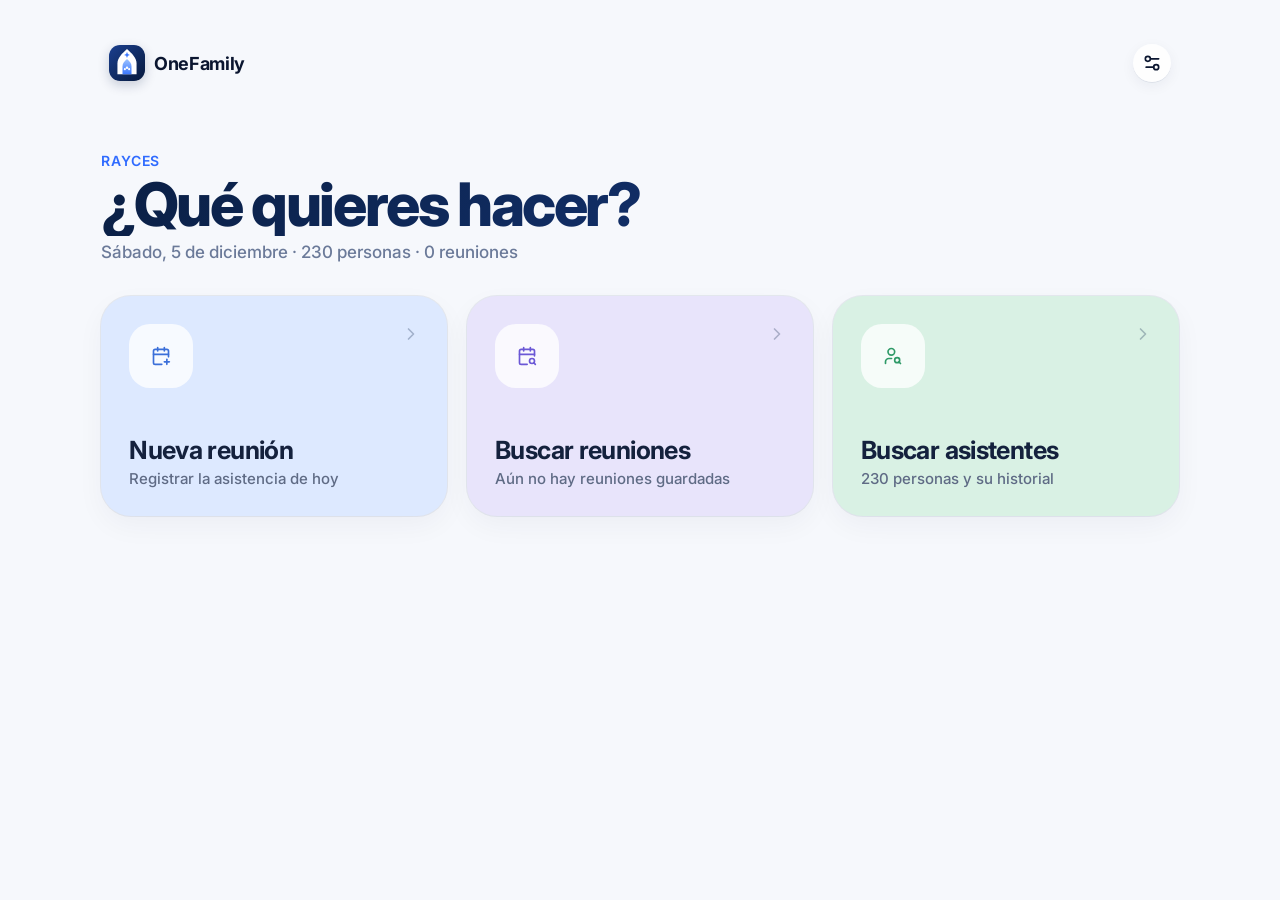
<file: index.html>
<!doctype html>
<html lang="es">
<head>
<meta charset="utf-8">
<meta name="viewport" content="width=device-width, initial-scale=1, viewport-fit=cover">
<meta name="theme-color" content="#f4f7fc">
<meta name="color-scheme" content="light dark">
<script>(function(){try{var p=localStorage.getItem('weare.theme')||'auto',d=p==='dark'||(p==='auto'&&matchMedia('(prefers-color-scheme:dark)').matches);document.documentElement.dataset.theme=d?'dark':'light';var m=document.querySelector('meta[name=theme-color]');if(m&&d)m.content='#0b1220';}catch(e){}})();</script>
<title>OneFamily</title>
<link rel="icon" href="icon.svg" type="image/svg+xml">
<link rel="preconnect" href="https://fonts.googleapis.com">
<link rel="preconnect" href="https://fonts.gstatic.com" crossorigin>
<link href="https://fonts.googleapis.com/css2?family=Inter:wght@400;500;600;700;800&display=swap" rel="stylesheet">
<link rel="stylesheet" href="style.css">
</head>
<body data-view="home">
<svg width="0" height="0" style="position:absolute" aria-hidden="true"><defs><linearGradient id="g" x1="0" y1="0" x2="1" y2="1"><stop offset="0" stop-color="#7fb0ff"/><stop offset="1" stop-color="#4f86f7"/></linearGradient></defs></svg>
<div class="bg-orb o1"></div><div class="bg-orb o2"></div>

<main id="app" class="shell">
  <!-- Barra lateral (escritorio) / cabecera (móvil) -->
  <aside class="side">
    <div class="brand">
      <img class="logo" src="icon.svg" alt="" data-go="home">
      <span class="wordmark" data-go="home">OneFamily</span>
      <button class="icon-btn" data-go="home" aria-label="Ir al inicio"><i data-lucide="house"></i></button>
      <button class="icon-btn" id="btnMenu" aria-label="Ajustes"><i data-lucide="settings-2"></i></button>
    </div>

    <div class="hero">
      <div class="hero-text">
        <p class="eyebrow">Reunión</p>
        <h1 id="meetingName">RAYCES</h1>
        <label class="datepill">
          <i data-lucide="calendar"></i>
          <span id="dateLabel"></span>
          <input type="date" id="dateInput" aria-label="Fecha de la reunión">
        </label>
      </div>
      <div class="ring" aria-live="polite">
        <svg viewBox="0 0 100 100">
          <circle class="track" cx="50" cy="50" r="42"/>
          <circle class="prog" id="prog" cx="50" cy="50" r="42" stroke="url(#g)"/>
        </svg>
        <div class="ring-num"><b id="cntNum">0</b><small id="cntTot">de 0</small></div>
      </div>
    </div>

    <p class="side-cap">Ministerios</p>
    <nav class="navlist" id="mins"></nav>

    <div class="side-foot">
      <button class="navbtn" data-go="home"><i data-lucide="house"></i><span>Inicio</span></button>
      <button class="navbtn" id="btnMenu2"><i data-lucide="settings-2"></i><span>Ajustes</span></button>
    </div>
  </aside>

  <section class="content">
    <div class="toolbar">
      <div class="tb-title">
        <h2>Asistencia</h2>
        <p id="subtitle"></p>
      </div>
      <div class="tb-ctl">
        <div class="searchbar">
          <i data-lucide="search"></i>
          <input id="q" type="search" placeholder="Buscar persona   ( / )" autocomplete="off" autocapitalize="off" spellcheck="false">
          <button id="qClear" class="clear" aria-label="Borrar búsqueda" hidden><i data-lucide="x"></i></button>
        </div>
        <div class="seg" id="seg">
          <i class="seg-pill"></i>
          <button data-f="all" class="on">Todos</button>
          <button data-f="in">Presentes</button>
          <button data-f="out">Faltan</button>
        </div>
        <div class="side-actions">
          <button class="pill ghost" data-act="new"><i data-lucide="user-plus"></i><span>Nueva persona</span></button>
          <button class="pill solid" data-act="finish"><i data-lucide="check-check"></i><span>Finalizar</span></button>
        </div>
      </div>
      <div class="chips-m" id="minsM"></div>
    </div>

    <div class="stats-row">
      <div class="sc sc-ring">
        <div class="rs">
          <svg viewBox="0 0 100 100"><circle class="track" cx="50" cy="50" r="42"/><circle class="prog" id="prog2" cx="50" cy="50" r="42" stroke="url(#g)"/></svg>
        </div>
        <div><span class="lab">Presentes</span><b id="cntNum2">0</b><small id="cntTot2">de 0 personas</small></div>
      </div>
      <div class="sc"><span class="lab">Faltan</span><b id="stOut2">0</b><small>por llegar</small></div>
      <div class="sc"><span class="lab">Nuevos hoy</span><b id="stNew2">0</b><small>primera visita</small></div>
      <div class="sc"><span class="lab">Asistencia</span><b id="stPct2">0%</b><small>del total registrado</small></div>
    </div>

    <div id="list" class="list"></div>
    <div class="spacer"></div>
  </section>
</main>

<!-- ================= INICIO ================= -->
<section class="page" id="viewHome">
  <div class="page-in">
    <div class="brand">
      <img class="logo" src="icon.svg" alt="">
      <span class="wordmark">OneFamily</span>
      <button class="icon-btn" data-menu aria-label="Ajustes"><i data-lucide="settings-2"></i></button>
    </div>
    <p class="eyebrow home-eye" id="homeMeeting">RAYCES</p>
    <h1 class="home-h">¿Qué quieres hacer?</h1>
    <p class="home-sub" id="homeSub"></p>

    <div class="modules">
      <button class="mod mod-new" data-go="meeting-new">
        <span class="mi"><i data-lucide="calendar-plus"></i></span>
        <span class="mt"><b>Nueva reunión</b><small id="newSub">Registrar la asistencia de hoy</small></span>
        <i data-lucide="chevron-right" class="chev"></i>
      </button>
      <button class="mod mod-meet" data-go="meetings">
        <span class="mi"><i data-lucide="calendar-search"></i></span>
        <span class="mt"><b>Buscar reuniones</b><small id="meetSub"></small></span>
        <i data-lucide="chevron-right" class="chev"></i>
      </button>
      <button class="mod mod-ppl" data-go="people">
        <span class="mi"><i data-lucide="user-search"></i></span>
        <span class="mt"><b>Buscar asistentes</b><small id="pplSub"></small></span>
        <i data-lucide="chevron-right" class="chev"></i>
      </button>
    </div>

    <h3 class="sec-t" id="recentT">Reuniones recientes</h3>
    <div class="mlist" id="recent"></div>
  </div>
</section>

<!-- ================= BUSCAR REUNIONES ================= -->
<section class="page" id="viewMeetings">
  <div class="page-in">
    <div class="pg-bar"><button class="back" data-go="home"><i data-lucide="chevron-left"></i><span>Inicio</span></button><button class="icon-btn" data-menu aria-label="Ajustes"><i data-lucide="settings-2"></i></button></div>
    <h1 class="pg-h">Reuniones</h1>
    <p class="home-sub" id="meetCount"></p>
    <div class="searchbar pg-search">
      <i data-lucide="search"></i>
      <input id="qMeet" type="search" placeholder="Buscar por fecha: sábado, noviembre, 14…" autocomplete="off" spellcheck="false">
    </div>
    <div class="mlist" id="meetList"></div>
  </div>
</section>

<!-- ================= BUSCAR ASISTENTES ================= -->
<section class="page" id="viewPeople">
  <div class="page-in">
    <div class="pg-bar"><button class="back" data-go="home"><i data-lucide="chevron-left"></i><span>Inicio</span></button><button class="icon-btn" data-menu aria-label="Ajustes"><i data-lucide="settings-2"></i></button></div>
    <h1 class="pg-h">Asistentes</h1>
    <p class="home-sub" id="peopleCount"></p>
    <div class="searchbar pg-search">
      <i data-lucide="search"></i>
      <input id="qPeople" type="search" placeholder="Buscar por nombre, celular o ministerio" autocomplete="off" spellcheck="false">
    </div>
    <div class="mlist" id="peopleList"></div>
  </div>
</section>

<nav class="dock">
  <button class="pill ghost" data-act="new"><i data-lucide="user-plus"></i><span>Nuevo</span></button>
  <button class="pill solid" data-act="finish"><i data-lucide="check-check"></i><span>Finalizar</span></button>
</nav>

<div class="scrim" id="scrim"></div>

<!-- Persona nueva / editar -->
<section class="sheet grouped" id="sheetPerson" aria-hidden="true">
  <div class="bar">
    <button type="button" class="link" data-close>Cancelar</button>
    <h2 id="personTitle">Persona nueva</h2>
    <span class="bar-sp"></span>
  </div>
  <form id="personForm" autocomplete="off" novalidate>
    <div class="inset">
      <label class="cell"><span>Nombres</span><input name="nombres" autocapitalize="words" placeholder="María Fernanda"></label>
      <label class="cell"><span>Apellidos</span><input name="apellidos" autocapitalize="words" placeholder="Gómez Pérez"></label>
      <label class="cell"><span>Edad</span><input name="edad" type="number" inputmode="numeric" min="0" max="110" placeholder="Años"></label>
    </div>

    <p class="cap">Ministerio</p>
    <div class="chips" id="minPick"></div>
    <p class="hint" id="minHint"></p>

    <div class="row-actions">
      <button type="submit" class="pill solid grow"><i data-lucide="check"></i><span id="personBtn">Registrar y marcar</span></button>
    </div>
  </form>
</section>

<!-- Finalizar -->
<section class="sheet" id="sheetFinish" aria-hidden="true">
  <div class="grab"></div>
  <h2>Reunión lista</h2>
  <p class="sub" id="finSub"></p>
  <div class="stats">
    <div><b id="stIn">0</b><span>Asistentes</span></div>
    <div><b id="stNew">0</b><span>Nuevos</span></div>
    <div><b id="stOut">0</b><span>Faltaron</span></div>
  </div>
  <div class="stack">
    <button class="pill solid wide" id="btnWA"><i data-lucide="send"></i><span>Enviar por WhatsApp</span></button>
    <button class="pill ghost wide" id="btnXLS"><i data-lucide="file-spreadsheet"></i><span>Descargar Excel</span></button>
    <button class="pill ghost wide" id="btnCopy"><i data-lucide="copy"></i><span>Copiar resumen</span></button>
    <button class="pill plain wide" id="btnHomeFin"><i data-lucide="house"></i><span>Ir al inicio</span></button>
  </div>
</section>

<!-- Detalle de reunión -->
<section class="sheet grouped" id="sheetMeet" aria-hidden="true">
  <div class="bar">
    <button type="button" class="link" data-close>Cerrar</button>
    <h2>Reunión</h2>
    <span class="bar-sp"></span>
  </div>
  <div id="meetBody"></div>
</section>

<!-- Detalle de persona -->
<section class="sheet grouped" id="sheetPInfo" aria-hidden="true">
  <div class="bar">
    <button type="button" class="link" data-close>Cerrar</button>
    <h2>Persona</h2>
    <span class="bar-sp"></span>
  </div>
  <div id="pinfoBody"></div>
</section>

<!-- Ajustes -->
<section class="sheet grouped" id="sheetMenu" aria-hidden="true">
  <div class="bar">
    <button type="button" class="link" data-close>Cerrar</button>
    <h2>Ajustes</h2>
    <span class="bar-sp"></span>
  </div>
  <div class="inset">
    <label class="cell"><span>Reunión</span><input id="setName" placeholder="RAYCES"></label>
  </div>
  <p class="cap">Apariencia</p>
  <div class="seg2" id="themeSeg" style="grid-template-columns:repeat(3,1fr)">
    <button type="button" data-t="auto">Automático</button>
    <button type="button" data-t="light">Claro</button>
    <button type="button" data-t="dark">Oscuro</button>
  </div>
  <p class="cap">Personas</p>
  <div class="inset menu">
    <button class="cell btn" id="btnFile"><i data-lucide="file-spreadsheet"></i><span>Importar Excel o CSV</span><i data-lucide="chevron-right" class="chev"></i></button>
    <button class="cell btn" id="btnImport"><i data-lucide="list-plus"></i><span>Pegar una lista</span><i data-lucide="chevron-right" class="chev"></i></button>
  </div>
  <p class="cap">Datos</p>
  <div class="inset menu">
    <button class="cell btn" id="btnBackup"><i data-lucide="database-backup"></i><span>Descargar copia de seguridad</span><i data-lucide="chevron-right" class="chev"></i></button>
  </div>
  <input type="file" id="fileCSV" accept=".xlsx,.xls,.csv,text/csv" hidden>
  <p class="foot" id="syncMsg">Los datos se guardan solo en este dispositivo.</p>
</section>

<!-- Pegar lista -->
<section class="sheet grouped" id="sheetImport" aria-hidden="true">
  <div class="bar">
    <button type="button" class="link" data-close>Cancelar</button>
    <h2>Pegar lista</h2>
    <span class="bar-sp"></span>
  </div>
  <p class="hint top">Una persona por línea: <b>Nombres Apellidos, edad, ministerio</b>. Solo el nombre es obligatorio.</p>
  <div class="inset"><textarea id="importText" rows="8" placeholder="María Gómez, 34, PEC&#10;Juan Pérez, 12, MJC"></textarea></div>
  <div class="row-actions"><button class="pill solid grow" id="btnImportGo"><i data-lucide="check"></i><span>Agregar</span></button></div>
</section>

<div class="toast" id="toast"></div>

<script src="vendor/lucide.min.js"></script>
<script src="vendor/confetti.min.js"></script>
<script src="vendor/xlsx.mini.min.js"></script>
<script src="lista.js"></script>
<script src="app.js"></script>
</body>
</html>
</file>
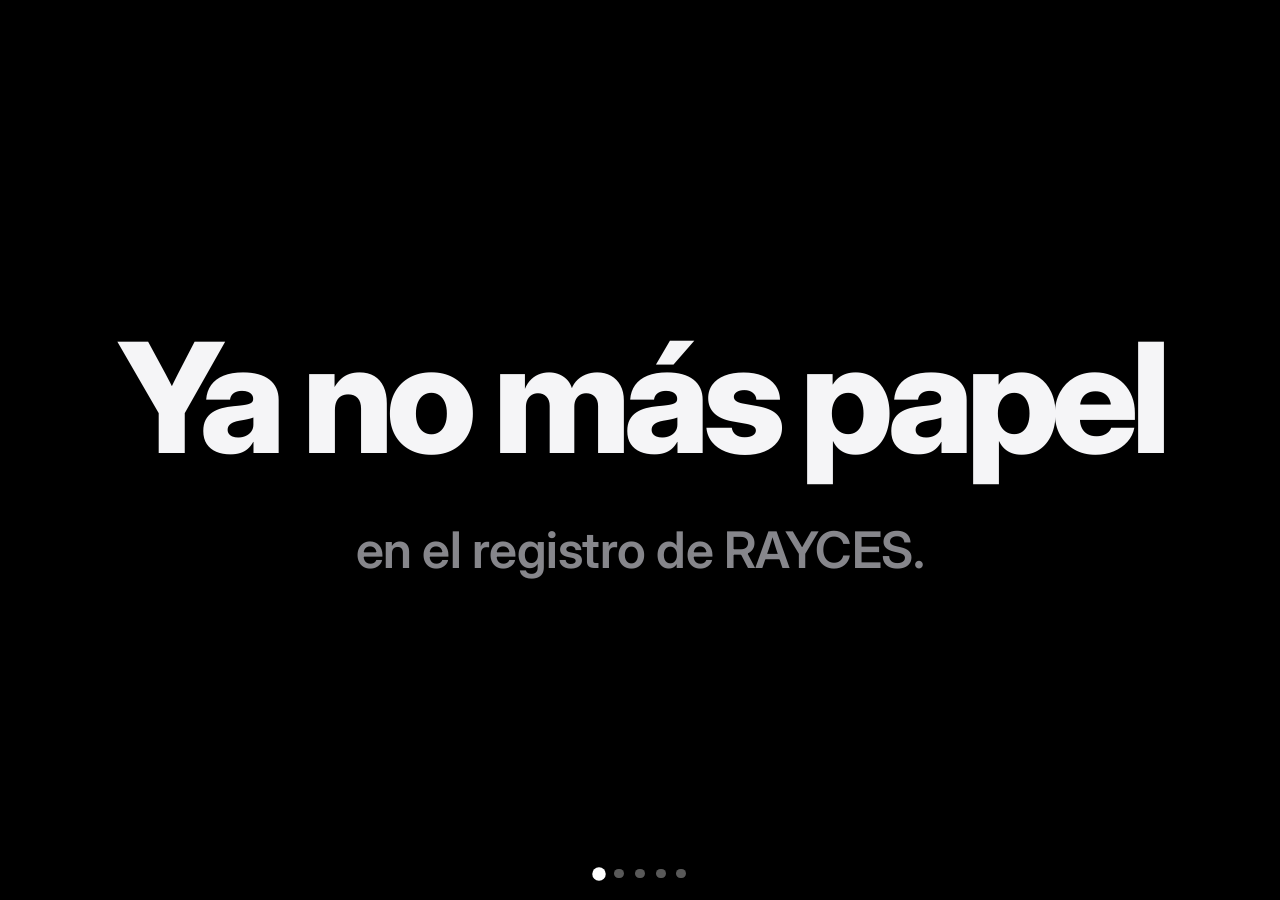
<file: presentacion/index.html>
<!doctype html>
<html lang="es">
<head>
<meta charset="utf-8">
<meta name="viewport" content="width=device-width, initial-scale=1, viewport-fit=cover">
<meta name="theme-color" content="#000000">
<title>OneFamily ICT · Presentación</title>
<link rel="icon" href="../icon.svg" type="image/svg+xml">
<link rel="preconnect" href="https://fonts.googleapis.com">
<link rel="preconnect" href="https://fonts.gstatic.com" crossorigin>
<link href="https://fonts.googleapis.com/css2?family=Inter:wght@400;500;600;700;800&display=swap" rel="stylesheet">
<style>
:root{--ease:cubic-bezier(.16,1,.3,1);--spring:cubic-bezier(.34,1.56,.64,1);--blue:#2f6bff;--orange:#ff5f1f;--ink:#111;--gray:#6e6e73}
*{box-sizing:border-box;margin:0;padding:0;-webkit-tap-highlight-color:transparent}
html,body{height:100%;background:#000;overflow:hidden}
body{font-family:-apple-system,BlinkMacSystemFont,"SF Pro Display","Inter",system-ui,sans-serif;-webkit-font-smoothing:antialiased;display:grid;place-items:center;user-select:none;-webkit-user-select:none}

/* Escenario a pantalla completa (vertical en celular, horizontal en escritorio) */
.stage{position:fixed;inset:0;container-type:size;overflow:hidden;background:#000;cursor:pointer}

.slide{position:absolute;inset:0;display:flex;flex-direction:column;align-items:center;justify-content:center;text-align:center;padding:8cqmin;visibility:hidden}
.slide.on{visibility:visible}
.dark{background:#000;color:#f5f5f7}
.light{background:#f5f5f7;color:var(--ink)}
.fade{position:absolute;inset:0;background:#000;opacity:0;pointer-events:none;z-index:30;transition:opacity .55s ease}
.fade.on{opacity:1}

/* Revelado estilo Apple: sube, se enfoca y aparece */
.rv{opacity:0;transform:translateY(3.2cqmin);filter:blur(1.6cqmin)}
.on .rv{animation:rv 1.1s var(--ease) both;animation-delay:var(--d,0s)}
@keyframes rv{to{opacity:1;transform:none;filter:none}}
.pop{opacity:0;transform:scale(.88) translateY(3cqmin)}
.on .pop{animation:pop .9s var(--spring) both;animation-delay:var(--d,0s)}
@keyframes pop{to{opacity:1;transform:none}}

.gt{background:linear-gradient(135deg,#fff 10%,#9cc2ff 55%,#2f6bff);-webkit-background-clip:text;background-clip:text;color:transparent}
.h{font-weight:700;letter-spacing:-.045em;line-height:1.02}

/* ---------- 1. El problema ---------- */
.s1 .l{font-size:9.4cqmin;font-weight:700;letter-spacing:-.04em;line-height:1.08;color:#f5f5f7;margin:1.6cqmin 0}
.s1 .eyebrow{font-size:4.2cqmin;font-weight:600;color:#86868b;letter-spacing:.02em;margin-bottom:6cqmin}
.s1 .old{position:absolute;left:8cqmin;right:8cqmin;top:50%;transform:translateY(-50%)}
.on.s1 .old .l{opacity:0;animation:lineIn 1s var(--ease) both,dim .9s ease both;animation-delay:var(--d),var(--k)}
@keyframes lineIn{from{opacity:0;transform:translateY(3cqmin);filter:blur(1.6cqmin)}to{opacity:1;transform:none;filter:none}}
@keyframes dim{to{opacity:0;transform:scale(.97);filter:blur(1cqmin)}}
.s1 .old .eyebrow{opacity:0}
.on.s1 .old .eyebrow{animation:lineIn 1s var(--ease) both,dim .9s ease both;animation-delay:.2s,var(--k)}
.s1 .new{position:relative;opacity:0}
.on.s1 .new{animation:lineIn 1.4s var(--ease) both;animation-delay:5.3s}
.s1 .new .big{font-size:15.5cqmin;font-weight:800;letter-spacing:-.05em;line-height:1}
.s1 .new .sm{font-size:5cqmin;color:#86868b;font-weight:600;margin-top:5cqmin;letter-spacing:-.01em}

/* ---------- 2. Presentamos ---------- */
.s2{background:radial-gradient(120% 70% at 50% 42%,#0c2a66 0%,#050d22 52%,#000 100%)}
.s2 .logo{width:26cqmin;height:26cqmin;border-radius:6.4cqmin;box-shadow:0 0 14cqmin rgba(47,107,255,.65),0 3cqmin 8cqmin rgba(0,0,0,.5);margin-bottom:9cqmin}
.on.s2 .logo{animation:logoIn 1.6s var(--spring) both .5s}
.s2 .logo{opacity:0;transform:scale(.4)}
@keyframes logoIn{0%{opacity:0;transform:scale(.4) translateY(6cqmin)}100%{opacity:1;transform:none}}
.s2 .pre{font-size:5cqmin;font-weight:600;color:#a1a1a6;letter-spacing:.02em;margin-bottom:3cqmin}
.s2 .name{font-size:15.2cqmin}
.s2 .ict{font-size:34cqmin;letter-spacing:-.06em;margin-top:-1cqmin}
.s2 .sub{font-size:4.8cqmin;color:#a1a1a6;font-weight:500;margin-top:7cqmin;line-height:1.35}

/* ---------- 3. Un toque ---------- */
.s3{justify-content:flex-start;padding-top:12cqmin}
.s3 .t{font-size:18cqmin}
.s3 .p{font-size:5.4cqmin;font-weight:600;color:var(--gray);margin-top:3cqmin}
.phone{position:absolute;left:50%;bottom:-14cqmin;width:66cqmin;height:112cqmin;margin-left:-33cqmin;border-radius:10cqmin;background:#0a1f44;padding:1.3cqmin;box-shadow:0 5cqmin 14cqmin rgba(0,0,0,.28),0 0 0 .3cqmin rgba(0,0,0,.4) inset}
.screen{width:100%;height:100%;border-radius:8.8cqmin;background:#f4f7fc;overflow:hidden;padding:7cqmin 4.5cqmin 0;text-align:left;position:relative}
.screen .nt{position:absolute;top:2cqmin;left:50%;width:20cqmin;height:5cqmin;margin-left:-10cqmin;border-radius:3cqmin;background:#0a1f44}
.scr-h{display:flex;justify-content:space-between;align-items:center;margin:2cqmin 0 3.5cqmin}
.scr-h small{display:block;font-size:2.2cqmin;font-weight:700;color:var(--blue);letter-spacing:.08em}
.scr-h b{font-size:8cqmin;font-weight:800;letter-spacing:-.04em;background:linear-gradient(135deg,#0a1f44,#2f6bff);-webkit-background-clip:text;background-clip:text;color:transparent;line-height:1}
.mini-ring{width:13cqmin;height:13cqmin;border-radius:50%;background:conic-gradient(var(--blue) var(--p,0%),rgba(47,107,255,.14) 0);display:grid;place-items:center;font-size:4.6cqmin;font-weight:800;color:#0a1f44;position:relative}
.mini-ring::before{content:"";position:absolute;inset:1.6cqmin;border-radius:50%;background:#f4f7fc}
.mini-ring span{position:relative}
.rows{background:#fff;border-radius:5cqmin;box-shadow:0 .3cqmin 0 rgba(10,31,68,.06);overflow:hidden}
.r{display:flex;align-items:center;gap:3cqmin;padding:2.6cqmin 3.2cqmin;position:relative;transition:background .4s}
.r+.r::before{content:"";position:absolute;top:0;left:15cqmin;right:0;height:.25cqmin;background:rgba(10,31,68,.07)}
.r .av{width:9.4cqmin;height:9.4cqmin;border-radius:50%;display:grid;place-items:center;color:#2f4f93;font-size:3.2cqmin;font-weight:700;background:linear-gradient(135deg,#eaf1ff,#d3e2ff);flex:none}
.r .w{flex:1;min-width:0}
.r .w b{display:block;font-size:3.7cqmin;font-weight:600;letter-spacing:-.02em;color:#0b1630}
.r .w i{font-style:normal;font-size:2.7cqmin;color:#6b7a99;font-weight:500}
.r .w u{text-decoration:none;font-size:2.1cqmin;font-weight:700;letter-spacing:.04em;padding:.3cqmin 1.6cqmin;border-radius:5cqmin;margin-left:1.4cqmin;background:hsl(var(--h) 90% 93%);color:hsl(var(--h) 60% 30%)}
.r .c{width:6.4cqmin;height:6.4cqmin;border-radius:50%;border:.5cqmin solid rgba(10,31,68,.18);display:grid;place-items:center;flex:none}
.r .c svg{width:3.6cqmin;height:3.6cqmin;fill:none;stroke:#fff;stroke-width:3.4;stroke-linecap:round;stroke-linejoin:round;stroke-dasharray:24;stroke-dashoffset:24}
.on .r{animation:rowBg 9s ease infinite;animation-delay:calc(2.2s + var(--i) * 1.1s)}
.on .r .c{animation:chkBg 9s ease infinite;animation-delay:calc(2.2s + var(--i) * 1.1s)}
.on .r .c svg{animation:chkDraw 9s ease infinite;animation-delay:calc(2.2s + var(--i) * 1.1s)}
@keyframes rowBg{0%,4%{background:#fff}8%,80%{background:#e9f0ff}90%,100%{background:#fff}}
@keyframes chkBg{0%,4%{background:transparent;border-color:rgba(10,31,68,.18);transform:scale(1)}7%{transform:scale(1.28)}10%,80%{background:var(--blue);border-color:var(--blue);transform:scale(1);box-shadow:0 1cqmin 2.4cqmin rgba(47,107,255,.45)}90%,100%{background:transparent;border-color:rgba(10,31,68,.18);box-shadow:none}}
@keyframes chkDraw{0%,5%{stroke-dashoffset:24}11%,80%{stroke-dashoffset:0}90%,100%{stroke-dashoffset:24}}
.on .mini-ring{animation:ringGrow 9s ease infinite;animation-delay:2.2s}
@property --p{syntax:'<percentage>';inherits:true;initial-value:0%}
@keyframes ringGrow{0%{--p:0%}20%{--p:20%}40%{--p:45%}60%{--p:70%}80%{--p:85%}92%,100%{--p:0%}}
.s3 .phone{opacity:0;transform:translateY(12cqmin)}
.on.s3 .phone{animation:phoneUp 1.5s var(--ease) both 1s}
@keyframes phoneUp{to{opacity:1;transform:none}}

/* ---------- 4. Bento ---------- */
.s4{background:#f5f5f7;justify-content:center;padding:6cqmin}
.s4 .head{font-size:9cqmin;margin-bottom:1cqmin}
.s4 .head2{font-size:4.4cqmin;font-weight:600;color:var(--gray);margin-bottom:3.6cqmin}
.bento{display:grid;grid-template-columns:1fr 1fr;gap:2.6cqmin;width:100%;text-align:left}
.tile{background:#fff;border-radius:5.4cqmin;padding:4cqmin;min-height:26cqmin;display:flex;flex-direction:column;justify-content:space-between;position:relative;overflow:hidden}
.tile .k{font-size:5.6cqmin;font-weight:700;letter-spacing:-.035em;line-height:1.08}
.tile .d{font-size:3.5cqmin;font-weight:500;color:var(--gray);margin-top:1.4cqmin;line-height:1.3}
.tile.w2{grid-column:span 2}
.tile{color:#17223b}
.tile.dk{background:#e8e4fb}            /* lavanda */
.tile.bl{background:#dde9ff}            /* cielo */
.tile.gr{background:#d9f1e4}            /* menta */
.tile.bk{background:#fbf0d3}            /* mantequilla */
.tile.pe{background:#fde6dc}            /* durazno */
.big-n{font-size:15cqmin;font-weight:800;letter-spacing:-.06em;line-height:.9;color:#17223b}
.row{display:flex;align-items:center;gap:4cqmin}
.rg{width:21cqmin;height:21cqmin;flex:none;transform:rotate(-90deg)}
.rg circle{fill:none;stroke-width:11;stroke-linecap:round}
.rg .a{stroke:rgba(47,107,255,.14)}.rg .b{stroke:var(--blue);stroke-dasharray:263.9;stroke-dashoffset:263.9}
.on .rg .b{animation:ringIn 2.2s var(--ease) both 1s}
@keyframes ringIn{to{stroke-dashoffset:34}}
.pills{display:flex;flex-wrap:wrap;gap:1.2cqmin;margin-top:2.4cqmin}
.pills i{font-style:normal;font-size:2.7cqmin;font-weight:700;letter-spacing:.03em;padding:.8cqmin 2.2cqmin;border-radius:5cqmin;background:rgba(255,255,255,.75);color:#5a4a42}
.ico{width:9cqmin;height:9cqmin;border-radius:50%;display:grid;place-items:center;background:rgba(255,255,255,.7);margin-bottom:2cqmin}
.ico svg{width:5cqmin;height:5cqmin;fill:none;stroke:#3b6fd9;stroke-width:2.2;stroke-linecap:round;stroke-linejoin:round}

/* ---------- 5. Cero papel + cierre ---------- */
.s5{background:#f7f7f8}
.s5 .a,.s5 .b{position:absolute;inset:0;display:flex;flex-direction:column;align-items:center;justify-content:center;padding:8cqmin}
.s5 .num{font-size:30cqmin;font-weight:800;letter-spacing:-.065em;color:var(--orange);line-height:.95}
.s5 .num2{font-size:24cqmin;font-weight:800;letter-spacing:-.06em;color:var(--orange);line-height:1}
.s5 .cap{font-size:5.2cqmin;font-weight:600;color:#4a4a4f;margin-top:5cqmin;letter-spacing:-.01em}
.s5 .a{opacity:0}
.on.s5 .a{animation:aIn 1.2s var(--ease) both .3s,aOut .8s ease both 4.6s}
@keyframes aIn{from{opacity:0;transform:translateY(4cqmin);filter:blur(1.8cqmin)}to{opacity:1;transform:none;filter:none}}
@keyframes aOut{to{opacity:0;transform:scale(.96);filter:blur(1.2cqmin)}}
.s5 .b{visibility:hidden}
.on.s5 .b{visibility:visible}
.s5 .logo{width:22cqmin;height:22cqmin;border-radius:5.4cqmin;box-shadow:0 2cqmin 7cqmin rgba(10,31,68,.3);margin-bottom:7cqmin}
.s5 .fam{font-size:13.4cqmin;color:#0a1f44}
.s5 .fam em{font-style:normal;color:var(--blue)}
.s5 .tag{font-size:5.6cqmin;font-weight:600;color:var(--gray);margin-top:4cqmin;letter-spacing:-.01em}
.s5 .url{margin-top:9cqmin;padding:3.2cqmin 6cqmin;border-radius:99cqmin;background:#0a1f44;color:#fff;font-size:3.8cqmin;font-weight:600;letter-spacing:.01em}

/* ---------- Controles ---------- */
.dots{position:absolute;left:0;right:0;bottom:3.2cqmin;display:flex;justify-content:center;gap:2cqmin;z-index:40;mix-blend-mode:difference;pointer-events:none}
.dots i{width:1.8cqmin;height:1.8cqmin;border-radius:50%;background:#fff;opacity:.35;transition:opacity .4s,transform .4s var(--spring)}
.dots i.on{opacity:1;transform:scale(1.35)}
.hint{position:absolute;top:4cqmin;left:0;right:0;text-align:center;font-size:3cqmin;font-weight:600;color:#fff;mix-blend-mode:difference;opacity:0;z-index:40;pointer-events:none;letter-spacing:.04em}
.hint.on{animation:hint 4s ease 1.2s both}
@keyframes hint{0%,100%{opacity:0}20%,70%{opacity:.7}}
/* ---------- Pantalla horizontal (escritorio) ---------- */
@media (min-aspect-ratio:1/1){
  .slide{padding:6cqmin 8cqmin}
  .s1 .old{left:8cqmin;right:8cqmin}
  .s1 .new .big{font-size:17cqmin}
  .s1 .l{font-size:10.5cqmin}
  .s1 .new .sm{font-size:5.6cqmin}
  .s2 .logo{width:22cqmin;height:22cqmin;border-radius:5.4cqmin;margin-bottom:6cqmin}
  .s2 .name{font-size:17cqmin}
  .s2 .ict{font-size:30cqmin}
  .s2 .sub{font-size:4.8cqmin;margin-top:5cqmin}
  /* diapositiva 3: texto a la izquierda, celular a la derecha */
  .s3{flex-direction:row;justify-content:center;align-items:center;gap:14cqmin;padding-top:6cqmin}
  .s3 .tx{text-align:left}
  .s3 .t{font-size:17cqmin}
  .s3 .p{font-size:5.6cqmin}
  .phone{position:relative;left:auto;bottom:auto;margin:-12cqmin -5cqmin;scale:.8;flex:none}
  /* diapositiva 4: tarjetas en 4 columnas */
  .s4{padding:5cqmin 6cqmin}
  .s4 .head{font-size:9cqmin}
  .s4 .head2{font-size:4cqmin;margin-bottom:3cqmin}
  .bento{grid-template-columns:repeat(4,1fr);width:min(176cqmin,92cqw);gap:2cqmin}
  .tile{min-height:25cqmin;padding:3.2cqmin;border-radius:4cqmin}
  .tile .k{font-size:4.4cqmin}
  .tile .d{font-size:2.7cqmin}
  .tile.w2{grid-column:span 2}
  .big-n{font-size:12cqmin}
  .rg{width:17cqmin;height:17cqmin}
  .pills i{font-size:2.1cqmin}
  .ico{width:7cqmin;height:7cqmin}.ico svg{width:4cqmin;height:4cqmin}
  .s5 .num{font-size:32cqmin}
  .s5 .cap{font-size:5cqmin}
  .s5 .fam{font-size:14cqmin}
  .s5 .logo{width:19cqmin;height:19cqmin;margin-bottom:5cqmin}
  .s5 .tag{font-size:5cqmin}
  .s5 .url{font-size:3.2cqmin;margin-top:6cqmin;padding:2.4cqmin 5cqmin}
  .dots i{width:1.1cqmin;height:1.1cqmin}.dots{gap:1.2cqmin;bottom:2.4cqmin}
  .hint{font-size:1.9cqmin;top:3cqmin}
}
@media (prefers-reduced-motion:reduce){.rv,.pop{opacity:1!important;transform:none!important;filter:none!important;animation:none!important}}
</style>
</head>
<body>
<div class="stage" id="stage">

  <!-- 1 · El problema -->
  <section class="slide dark s1" data-i="0">
    <div class="old" style="--k:4.4s">
      <p class="eyebrow">Cada sábado, de 4 a 6</p>
      <p class="l" style="--d:.9s">Anotar a mano.</p>
      <p class="l" style="--d:1.9s">Preguntar quién es quién.</p>
      <p class="l" style="--d:2.9s">Pasarlo todo al sistema.</p>
    </div>
    <div class="new">
      <div class="big">Ya no más papel</div>
      <p class="sm">en el registro de RAYCES.</p>
    </div>
  </section>

  <!-- 2 · Presentamos -->
  <section class="slide dark s2" data-i="1">
    <img class="logo" src="../icon.svg" alt="">
    <p class="pre rv" style="--d:1.4s">Presentamos</p>
    <h2 class="h name gt rv" style="--d:1.7s">OneFamily</h2>
    <h2 class="h ict gt rv" style="--d:2s">ICT</h2>
    <p class="sub rv" style="--d:2.8s">La asistencia de tu ministerio,<br>en la palma de tu mano.</p>
  </section>

  <!-- 3 · Un toque -->
  <section class="slide light s3" data-i="2">
    <div class="tx">
      <h2 class="h t rv" style="--d:.2s">Un toque.</h2>
      <p class="p rv" style="--d:.7s">Y ya estás presente.</p>
    </div>
    <div class="phone">
      <div class="screen">
        <span class="nt"></span>
        <div class="scr-h"><div><small>REUNIÓN</small><b>RAYCES</b></div><div class="mini-ring"><span>5</span></div></div>
        <div class="rows">
          <div class="r" style="--i:0"><span class="av" style="--a:#3b78ff">AF</span><span class="w"><b>Alexandra</b><i>Fierro</i><u style="--h:290">DAMAS</u></span><span class="c"><svg viewBox="0 0 24 24"><path d="M5 12.5l4.5 4.5L19 7.5"/></svg></span></div>
          <div class="r" style="--i:1"><span class="av" style="--a:#2a9d8f">AB</span><span class="w"><b>Andrés</b><i>Bravo</i><u style="--h:165">MJC</u></span><span class="c"><svg viewBox="0 0 24 24"><path d="M5 12.5l4.5 4.5L19 7.5"/></svg></span></div>
          <div class="r" style="--i:2"><span class="av" style="--a:#6a5ae0">BO</span><span class="w"><b>Blanca</b><i>Ochoa</i><u style="--h:44">DORADOS</u></span><span class="c"><svg viewBox="0 0 24 24"><path d="M5 12.5l4.5 4.5L19 7.5"/></svg></span></div>
          <div class="r" style="--i:3"><span class="av" style="--a:#3b78ff">BT</span><span class="w"><b>Bryan</b><i>Tapia</i><u style="--h:212">MAYO</u></span><span class="c"><svg viewBox="0 0 24 24"><path d="M5 12.5l4.5 4.5L19 7.5"/></svg></span></div>
          <div class="r" style="--i:4"><span class="av" style="--a:#2a9d8f">CZ</span><span class="w"><b>Camila</b><i>Zambrano</i><u style="--h:165">MJC</u></span><span class="c"><svg viewBox="0 0 24 24"><path d="M5 12.5l4.5 4.5L19 7.5"/></svg></span></div>
        </div>
      </div>
    </div>
  </section>

  <!-- 4 · Todo en uno -->
  <section class="slide light s4" data-i="3">
    <h2 class="h head rv" style="--d:.1s">Todo en un solo lugar.</h2>
    <p class="head2 rv" style="--d:.4s">Pensado para tu ministerio.</p>
    <div class="bento">
      <div class="tile w2 pop" style="--d:.6s">
        <div class="row">
          <svg class="rg" viewBox="0 0 100 100"><circle class="a" cx="50" cy="50" r="42"/><circle class="b" cx="50" cy="50" r="42"/></svg>
          <div><div class="k">Asistencia<br>en vivo</div><div class="d">Mira cuántos van llegando, al instante.</div></div>
        </div>
      </div>
      <div class="tile pe pop" style="--d:.85s">
        <div><div class="k">7 ministerios</div><div class="pills">
          <i style="--h:340">PAREJAS</i><i style="--h:28">MIC</i><i style="--h:165">MJC</i><i style="--h:212">MAYO</i><i style="--h:250">PEC</i><i style="--h:290">DAMAS</i><i style="--h:44">DORADOS</i></div></div>
      </div>
      <div class="tile bl pop" style="--d:1.05s">
        <div class="ico"><svg viewBox="0 0 24 24"><path d="M16 21v-2a4 4 0 0 0-4-4H6a4 4 0 0 0-4 4v2"/><circle cx="9" cy="7" r="4"/><path d="M19 8v6M22 11h-6"/></svg></div>
        <div><div class="k">Visitantes en segundos</div><div class="d">Nombres, edad y celular.</div></div>
      </div>
      <div class="tile dk pop" style="--d:1.25s">
        <div class="k">Excel</div><div class="d">Importa tu lista y descarga el reporte listo.</div>
      </div>
      <div class="tile gr pop" style="--d:1.45s">
        <div class="k">WhatsApp</div><div class="d">Envía la asistencia con un toque.</div>
      </div>
      <div class="tile bk w2 pop" style="--d:1.7s">
        <div class="row" style="justify-content:space-between"><div><div class="k">Celular y PC</div><div class="d">Un enlace. Cualquier pantalla.</div></div><div class="big-n">$0</div></div>
      </div>
    </div>
  </section>

  <!-- 5 · Cero papel + cierre -->
  <section class="slide light s5" data-i="4">
    <div class="a">
      <div class="num">0 papel</div>
      <p class="cap">en el registro de asistencia.</p>
    </div>
    <div class="b">
      <img class="logo rv" style="--d:5.4s" src="../icon.svg" alt="">
      <h2 class="h fam rv" style="--d:5.7s">OneFamily <em>ICT</em></h2>
      <p class="tag rv" style="--d:6.2s">Una familia. Un toque.</p>
      <p class="url rv" style="--d:6.8s">gaboepn.github.io/weare</p>
    </div>
  </section>

  <div class="fade" id="fade"></div>
  <div class="dots" id="dots"></div>
  <div class="hint" id="hint">TOCA PARA AVANZAR</div>
</div>

<script>
(() => {
  const slides = [...document.querySelectorAll('.slide')];
  const fade = document.getElementById('fade'), dotsEl = document.getElementById('dots'), hint = document.getElementById('hint');
  slides.forEach((_, k) => dotsEl.appendChild(document.createElement('i')));
  const dots = [...dotsEl.children];
  let cur = -1, busy = false;

  function show(n) {
    slides.forEach((s, k) => s.classList.toggle('on', k === n));
    dots.forEach((d, k) => d.classList.toggle('on', k === n));
    cur = n;
  }
  function go(n) {
    if (busy || n < 0 || n >= slides.length || n === cur) return;
    busy = true;
    fade.classList.add('on');                       // se oscurece
    setTimeout(() => { show(n); setTimeout(() => { fade.classList.remove('on'); busy = false; }, 140); }, 580);
  }
  const next = () => go(cur + 1), prev = () => go(cur - 1);

  document.getElementById('stage').addEventListener('click', e => {
    const r = e.currentTarget.getBoundingClientRect();
    (e.clientX - r.left) < r.width * .3 ? prev() : next();
  });
  document.addEventListener('keydown', e => {
    if (['ArrowRight', 'ArrowDown', ' ', 'PageDown', 'Enter'].includes(e.key)) { e.preventDefault(); next(); }
    if (['ArrowLeft', 'ArrowUp', 'PageUp', 'Backspace'].includes(e.key)) { e.preventDefault(); prev(); }
    if (e.key === 'f' || e.key === 'F') document.fullscreenElement ? document.exitFullscreen() : document.documentElement.requestFullscreen && document.documentElement.requestFullscreen();
    if (e.key === 'Home') go(0);
  });
  let sx = null;
  addEventListener('touchstart', e => sx = e.touches[0].clientX, { passive: true });
  addEventListener('touchend', e => { if (sx === null) return; const dx = e.changedTouches[0].clientX - sx; sx = null; if (Math.abs(dx) > 60) { dx < 0 ? next() : prev(); e.preventDefault && 0; } }, { passive: true });

  // arranque: pantalla negra -> primera diapositiva
  setTimeout(() => { show(0); hint.classList.add('on'); }, 500);
})();
</script>
</body>
</html>
</file>
<file: style.css>
:root{
  --navy:#0a1f44; --navy2:#12306b; --blue:#4f86f7; --blue-d:#2f6bff; --sky:#eaf1ff; --ink:#0b1630; --mute:#6b7a99;
  --bg:#f4f7fc; --card:#fff; --line:rgba(10,31,68,.07);
  --ease:cubic-bezier(.32,.72,0,1); --spring:cubic-bezier(.34,1.56,.64,1);
  --safe-b:env(safe-area-inset-bottom,0px);
  --cols:44px minmax(160px,2.2fr) minmax(130px,1.3fr) 64px minmax(120px,1.2fr) 150px 30px;
}
*{box-sizing:border-box;-webkit-tap-highlight-color:transparent}
[hidden]{display:none!important}
html{background:var(--bg)}
body{margin:0;font-family:-apple-system,BlinkMacSystemFont,"SF Pro Display","Inter",system-ui,sans-serif;color:var(--ink);background:var(--bg);-webkit-font-smoothing:antialiased;overflow-x:hidden}
button{font:inherit;color:inherit;border:0;background:none;cursor:pointer;padding:0}
input,textarea{font:inherit;color:inherit}
i[data-lucide],svg.lucide{width:20px;height:20px;stroke-width:2}

.bg-orb{position:fixed;border-radius:50%;filter:blur(70px);opacity:.5;pointer-events:none;z-index:0}
.o1{width:320px;height:320px;background:#d6e4ff;top:-120px;right:-100px}
.o2{width:260px;height:260px;background:#e4ecff;top:260px;left:-120px}

/* ================= MÓVIL ================= */
.shell{position:relative;z-index:1;max-width:560px;margin:0 auto;padding:0 18px}
.side{padding-top:calc(env(safe-area-inset-top,0px) + 10px)}
.side-cap,.navlist,.side-foot,.tb-title,.side-actions,.stats-row{display:none}
.brand{display:flex;align-items:center;gap:9px;height:40px}
.logo{width:30px;height:30px;border-radius:9px;display:block;box-shadow:0 4px 12px rgba(10,31,68,.2)}
.wordmark{font-weight:700;letter-spacing:-.02em;font-size:17px;flex:1}
.wordmark em{font-style:normal;font-weight:600;color:var(--blue-d)}
.icon-btn{width:38px;height:38px;border-radius:50%;display:grid;place-items:center;background:rgba(255,255,255,.85);box-shadow:0 1px 0 var(--line),0 4px 14px rgba(10,31,68,.06);transition:transform .25s var(--spring)}
.icon-btn:active{transform:scale(.88)}

.hero{display:flex;align-items:center;justify-content:space-between;gap:12px;margin:8px 0 12px}
.eyebrow{margin:0;color:var(--blue-d);font-weight:600;font-size:13px;letter-spacing:.06em;text-transform:uppercase}
h1{margin:2px 0 10px;font-size:40px;line-height:1;letter-spacing:-.04em;font-weight:800;background:linear-gradient(135deg,var(--navy),var(--navy2) 60%,var(--blue-d));-webkit-background-clip:text;background-clip:text;color:transparent}
.datepill{position:relative;display:inline-flex;align-items:center;gap:8px;padding:9px 14px 9px 12px;border-radius:999px;background:var(--card);box-shadow:0 1px 0 var(--line),0 6px 18px rgba(10,31,68,.06);font-weight:600;font-size:14px;white-space:nowrap;transition:transform .25s var(--spring)}
.datepill:active{transform:scale(.97)}
.datepill i{width:16px;height:16px;color:var(--blue-d)}
.datepill input{position:absolute;inset:0;width:100%;height:100%;opacity:0;cursor:pointer}
.datepill input::-webkit-calendar-picker-indicator{position:absolute;inset:0;width:100%;height:100%;cursor:pointer}

.ring{position:relative;width:104px;height:104px;flex:none}
.ring svg,.rs svg{width:100%;height:100%;transform:rotate(-90deg)}
.ring circle,.rs circle{fill:none;stroke-width:9;stroke-linecap:round}
.track{stroke:rgba(79,134,247,.14)}
.prog{stroke-dasharray:263.9;stroke-dashoffset:263.9;transition:stroke-dashoffset .7s var(--ease)}
.ring-num{position:absolute;inset:0;display:flex;flex-direction:column;align-items:center;justify-content:center;line-height:1}
.ring-num b{font-size:30px;font-weight:800;letter-spacing:-.04em;display:inline-block}
.ring-num small{font-size:11px;color:var(--mute);font-weight:600;margin-top:3px}
.bump{animation:bump .4s var(--spring)}
@keyframes bump{40%{transform:scale(1.22)}}

.toolbar{position:sticky;top:0;z-index:5;margin:0 -18px;padding:8px 18px 10px;background:linear-gradient(var(--bg) 88%,rgba(244,247,252,0))}
.searchbar{display:flex;align-items:center;gap:8px;height:42px;padding:0 12px;border-radius:13px;background:rgba(10,31,68,.06);transition:background .2s,box-shadow .2s}
.searchbar:focus-within{background:#fff;box-shadow:0 0 0 2px rgba(79,134,247,.4)}
.searchbar i{color:var(--mute);flex:none}
.searchbar input{flex:1;min-width:0;border:0;background:none;outline:0;font-size:16px}
.searchbar input::-webkit-search-cancel-button{display:none}
.clear{width:22px;height:22px;border-radius:50%;background:rgba(10,31,68,.25);display:grid;place-items:center}
.clear i{width:13px;height:13px;color:#fff}

.seg{position:relative;display:grid;grid-template-columns:repeat(3,1fr);margin-top:8px;padding:3px;border-radius:12px;background:rgba(10,31,68,.06)}
.seg button{position:relative;z-index:1;height:30px;font-size:13.5px;font-weight:600;color:var(--mute);transition:color .25s}
.seg button.on{color:var(--navy)}
.seg-pill{position:absolute;top:3px;bottom:3px;left:3px;width:calc((100% - 6px)/3);border-radius:9px;background:#fff;box-shadow:0 2px 8px rgba(10,31,68,.1);transition:transform .45s var(--ease)}

.chips-m,.navlist{scrollbar-width:none}
.chips-m{display:flex;gap:7px;margin:8px -18px 0;padding:2px 18px;overflow-x:auto}
.chips-m::-webkit-scrollbar{display:none}
.chips-m button{flex:none;display:inline-flex;align-items:center;gap:6px;height:32px;padding:0 13px 0 11px;border-radius:999px;background:#fff;box-shadow:0 0 0 1px var(--line);font-size:13px;font-weight:600;color:var(--mute);white-space:nowrap;transition:background .3s,color .3s,transform .3s var(--spring),box-shadow .3s}
.chips-m button em,.navlist button em{font-style:normal;font-weight:700;font-size:11.5px;color:var(--blue-d);opacity:.8}
.chips-m button:active{transform:scale(.94)}
.chips-m button.on{background:#dbe7ff;color:var(--navy);box-shadow:0 0 0 1.5px rgba(79,134,247,.55)}
.dot{width:8px;height:8px;border-radius:50%;flex:none;background:hsl(var(--mh,215) 70% 74%)}
.chips-m .dot{width:7px;height:7px}

.list{margin-top:2px}
.letter{font-size:12px;font-weight:700;color:var(--mute);letter-spacing:.08em;padding:14px 6px 6px}
.tbl-head{display:none}
.group{background:var(--card);border-radius:20px;box-shadow:0 1px 0 var(--line),0 10px 30px rgba(10,31,68,.045);overflow:hidden}
.addrow{display:flex;align-items:center;gap:13px;width:100%;padding:11px 14px;margin:10px 0 2px;border-radius:20px;background:linear-gradient(135deg,rgba(79,134,247,.11),rgba(79,134,247,.04));box-shadow:inset 0 0 0 1.5px rgba(79,134,247,.26);text-align:left;transition:transform .25s var(--spring),background .3s;animation:rise .5s var(--ease) both}
.addrow:active{transform:scale(.985)}
.addrow .plus{width:42px;height:42px;border-radius:50%;background:var(--blue);color:#fff;display:grid;place-items:center;box-shadow:0 6px 16px rgba(79,134,247,.38);flex:none}
.addrow b{display:block;font-size:16px;letter-spacing:-.015em;color:var(--navy)}
.addrow small{display:block;margin-top:1px;font-size:13px;color:var(--mute);font-weight:500}

.person{position:relative;display:flex;align-items:center;gap:13px;width:100%;padding:11px 14px;text-align:left;user-select:none;-webkit-user-select:none;-webkit-touch-callout:none;transition:background .35s var(--ease),transform .25s var(--spring);animation:rise .5s var(--ease) both}
.person+.person::before{content:"";position:absolute;top:0;left:66px;right:0;height:1px;background:var(--line)}
.person:active{transform:scale(.985);background:#f3f6fd}
.person.in{background:linear-gradient(90deg,rgba(79,134,247,.08),rgba(79,134,247,.015))}
@keyframes rise{from{opacity:0;transform:translateY(10px)}}
.av{width:42px;height:42px;border-radius:50%;flex:none;display:grid;place-items:center;font-weight:700;font-size:14.5px;letter-spacing:.02em;color:hsl(var(--h) 45% 30%);background:linear-gradient(135deg,hsl(var(--h) 85% 93%),hsl(var(--h) 75% 85%));transition:transform .4s var(--spring)}
.person.in .av{transform:scale(1.06)}
.who{flex:1;min-width:0;display:flex;flex-direction:column;gap:2px}
.who b{font-size:16.5px;font-weight:600;letter-spacing:-.015em;white-space:nowrap;overflow:hidden;text-overflow:ellipsis}
.sub2{display:flex;align-items:center;gap:7px;min-width:0}
.sub2 span{font-size:13.5px;color:var(--mute);white-space:nowrap;overflow:hidden;text-overflow:ellipsis;min-width:0}
.mp{flex:none;font-style:normal;font-size:10.5px;font-weight:700;letter-spacing:.04em;padding:2px 8px;border-radius:999px;background:hsl(var(--mh) 75% 94%);color:hsl(var(--mh) 38% 34%)}
.badge{font-size:10.5px;font-weight:700;color:var(--blue-d);background:var(--sky);padding:3px 8px;border-radius:999px;letter-spacing:.04em;text-transform:uppercase;flex:none}
.c-min,.c-age,.c-tel,.c-st{display:none}
.chk{width:28px;height:28px;border-radius:50%;flex:none;border:2px solid rgba(10,31,68,.16);display:grid;place-items:center;transition:background .3s,border-color .3s,transform .45s var(--spring)}
.chk svg{width:16px;height:16px;fill:none;stroke:#fff;stroke-width:3.4;stroke-linecap:round;stroke-linejoin:round;stroke-dasharray:24;stroke-dashoffset:24;transition:stroke-dashoffset .35s var(--ease) .08s}
.person.in .chk{background:linear-gradient(135deg,#7fb0ff,var(--blue));border-color:transparent;box-shadow:0 4px 12px rgba(79,134,247,.4)}
.person.in .chk svg{stroke-dashoffset:0}
.pop .chk{animation:pop .5s var(--spring)}
@keyframes pop{0%{transform:scale(.6)}60%{transform:scale(1.25)}100%{transform:scale(1)}}
.pop::after{content:"";position:absolute;right:14px;top:50%;width:28px;height:28px;margin-top:-14px;border-radius:50%;border:2px solid var(--blue);animation:ripple .6s ease-out forwards;pointer-events:none}
@keyframes ripple{to{transform:scale(2.4);opacity:0}}

.empty{text-align:center;padding:50px 24px;color:var(--mute)}
.empty .big{width:72px;height:72px;margin:0 auto 14px;border-radius:24px;background:var(--sky);color:var(--blue-d);display:grid;place-items:center}
.empty .big i{width:32px;height:32px}
.empty h3{margin:0 0 6px;color:var(--ink);font-size:20px;letter-spacing:-.02em}
.empty p{margin:0 0 18px;font-size:15px;line-height:1.4}
.empty .pill{margin:4px}
.spacer{height:calc(110px + var(--safe-b))}

.dock{position:fixed;z-index:8;left:50%;bottom:calc(14px + var(--safe-b));transform:translateX(-50%);display:flex;gap:8px;padding:7px;border-radius:999px;background:rgba(255,255,255,.75);-webkit-backdrop-filter:saturate(180%) blur(22px);backdrop-filter:saturate(180%) blur(22px);box-shadow:0 0 0 1px var(--line),0 14px 40px rgba(10,31,68,.16)}
.pill{display:inline-flex;align-items:center;justify-content:center;gap:8px;height:48px;padding:0 22px;border-radius:999px;font-weight:600;font-size:16px;letter-spacing:-.01em;transition:transform .3s var(--spring),filter .2s,background .2s}
.pill:active{transform:scale(.94)}
.pill.solid{color:#fff;background:linear-gradient(135deg,var(--navy2),var(--navy));box-shadow:0 8px 20px rgba(10,31,68,.26)}
.pill.ghost{background:var(--sky);color:var(--navy)}
.pill.danger{background:#fff0f0;color:#c62828}
.pill.wide{width:100%}
.pill.grow{flex:1}

/* ---------- Hojas ---------- */
.scrim{position:fixed;inset:0;z-index:20;background:rgba(6,16,38,.3);-webkit-backdrop-filter:blur(3px);backdrop-filter:blur(3px);opacity:0;pointer-events:none;transition:opacity .4s var(--ease)}
.scrim.on{opacity:1;pointer-events:auto}
.sheet{position:fixed;z-index:21;left:0;right:0;bottom:0;max-width:560px;margin:0 auto;max-height:92dvh;overflow:auto;padding:8px 20px calc(22px + var(--safe-b));background:#fff;border-radius:28px 28px 0 0;box-shadow:0 -20px 60px rgba(6,16,38,.22);transform:translateY(105%);visibility:hidden;transition:transform .55s var(--ease),opacity .3s,visibility 0s linear .55s}
.sheet.on{transform:none;visibility:visible;transition-delay:0s}
.sheet.grouped{background:#f2f5fb}
.grab{width:38px;height:5px;border-radius:3px;background:rgba(10,31,68,.15);margin:4px auto 14px}
.sheet h2{margin:0;font-size:26px;letter-spacing:-.03em}
.sub{margin:4px 0 16px;color:var(--mute);font-size:15px;line-height:1.4}

.bar{display:flex;align-items:center;justify-content:space-between;margin:2px -4px 12px;padding-top:12px;position:relative;min-height:50px}
.bar::before{content:"";position:absolute;top:0;left:50%;width:38px;height:5px;margin-left:-19px;border-radius:3px;background:rgba(10,31,68,.15)}
.bar h2{font-size:17px;font-weight:700;letter-spacing:-.02em;position:absolute;left:50%;transform:translateX(-50%);top:18px}
.link{color:var(--blue-d);font-size:17px;font-weight:500;padding:8px 4px}
.bar-sp{width:60px}

.inset{background:#fff;border-radius:16px;overflow:hidden;box-shadow:0 1px 0 var(--line)}
.cell{display:flex;align-items:center;gap:12px;min-height:52px;padding:0 16px;position:relative;width:100%;text-align:left}
.cell+.cell::before{content:"";position:absolute;top:0;left:16px;right:0;height:1px;background:var(--line)}
.cell>span{flex:none;width:96px;font-size:16px;font-weight:500;color:var(--ink)}
.cell input{flex:1;min-width:0;height:52px;border:0;outline:0;background:none;font-size:17px;padding:0;text-align:right;color:var(--navy);font-weight:500}
.cell input[type=number]{-moz-appearance:textfield;appearance:textfield}
.cell input::-webkit-outer-spin-button,.cell input::-webkit-inner-spin-button{-webkit-appearance:none;margin:0}
.cell input::placeholder{color:#b3bdd2;font-weight:400}
.cell:focus-within{background:rgba(79,134,247,.05)}
.cell.btn{gap:12px;transition:background .2s}
.cell.btn:active{background:#eef3ff}
.cell.btn>span{width:auto;flex:1}
.cell.btn i{color:var(--blue-d)}
.cell.btn .chev{color:#b3bdd2;width:18px;height:18px}
.cell.btn.red,.cell.btn.red i{color:#d32f2f}
.inset textarea{display:block;width:100%;border:0;outline:0;background:none;padding:14px 16px;font-size:16px;line-height:1.5;resize:none}
.cap{margin:18px 8px 7px;font-size:12.5px;font-weight:600;color:var(--mute);text-transform:uppercase;letter-spacing:.05em}
.hint{margin:8px 8px 0;font-size:13px;color:var(--mute);line-height:1.4;min-height:18px}
.hint.top{margin:0 8px 12px}
.seg2{display:grid;grid-template-columns:1fr 1fr;gap:4px;padding:4px;border-radius:14px;background:rgba(10,31,68,.07)}
.seg2 button{height:42px;border-radius:11px;font-size:16px;font-weight:600;color:var(--mute);transition:background .3s,color .3s,box-shadow .3s,transform .3s var(--spring)}
.seg2 button:active{transform:scale(.97)}
.seg2 button.on{background:#fff;color:var(--navy);box-shadow:0 2px 8px rgba(10,31,68,.12)}
.chips{display:flex;flex-wrap:wrap;gap:8px}
.chips button{height:40px;padding:0 16px;border-radius:999px;background:#fff;box-shadow:0 0 0 1px var(--line);font-size:14.5px;font-weight:600;color:var(--navy);transition:background .3s,color .3s,transform .3s var(--spring),box-shadow .3s}
.chips button:active{transform:scale(.94)}
.chips button.on{background:#dbe7ff;color:var(--navy);box-shadow:0 0 0 2px rgba(79,134,247,.7)}
.chips button.sug:not(.on){box-shadow:0 0 0 1.5px rgba(79,134,247,.55)}
.row-actions{display:flex;gap:10px;margin-top:20px}
.stack{display:flex;flex-direction:column;gap:10px;margin-top:6px}
.stats{display:grid;grid-template-columns:repeat(3,1fr);gap:10px;margin:6px 0 16px}
.stats div{background:var(--sky);border-radius:18px;padding:14px 8px;text-align:center}
.stats b{display:block;font-size:30px;font-weight:800;letter-spacing:-.04em;color:var(--navy)}
.stats span{font-size:12.5px;color:var(--mute);font-weight:600}
.foot{margin:16px 4px 0;font-size:12.5px;color:var(--mute);text-align:center}

.toast{position:fixed;z-index:30;left:50%;top:calc(14px + env(safe-area-inset-top,0px));transform:translate(-50%,-30px) scale(.9);opacity:0;visibility:hidden;padding:12px 18px;border-radius:999px;background:var(--navy);color:#fff;font-weight:600;font-size:14.5px;box-shadow:0 12px 30px rgba(6,16,38,.3);transition:transform .5s var(--spring),opacity .3s,visibility 0s linear .5s;max-width:90vw;text-align:center}
.toast.on{transform:translate(-50%,0) scale(1);opacity:1;visibility:visible;transition-delay:0s}

/* Tableta / ventanas modales */
@media (min-width:700px){
  .sheet{left:50%;right:auto;bottom:auto;top:50%;width:520px;max-width:calc(100vw - 40px);max-height:88dvh;margin:0;border-radius:28px;opacity:0;transform:translate(-50%,-47%) scale(.96);padding-bottom:24px;box-shadow:0 30px 90px rgba(6,16,38,.3)}
  .sheet.on{opacity:1;transform:translate(-50%,-50%) scale(1)}
  .grab,.bar::before{display:none}
  .bar{padding-top:6px;min-height:44px}
  .bar h2{top:12px}
}

/* ================= ESCRITORIO (nativo) ================= */
@media (min-width:1024px){
  html,body{height:100%;overflow:hidden;background:#f6f8fc}
  .bg-orb,.dock,.spacer,.chips-m,.ring,.icon-btn,.letter{display:none}
  .shell{max-width:none;margin:0;padding:0;display:grid;grid-template-columns:clamp(270px,20vw,320px) minmax(0,1fr);height:100dvh}

  /* Barra lateral */
  .side{display:flex;flex-direction:column;height:100dvh;padding:26px 18px 18px;background:#fbfcff;border-right:1px solid var(--line);overflow-y:auto;scrollbar-width:thin}
  .brand{height:auto;padding:0 8px 22px}
  .logo{width:36px;height:36px;border-radius:11px}
  .wordmark{font-size:18px}
  .hero{display:block;margin:0 0 18px;padding:18px;border-radius:20px;background:linear-gradient(160deg,#eef4ff,#f7f9ff);box-shadow:inset 0 0 0 1px rgba(79,134,247,.12)}
  h1{font-size:40px;margin:4px 0 14px}
  .datepill{box-shadow:0 0 0 1px var(--line);padding:9px 14px 9px 12px}
  .datepill:hover{background:#f7f9ff}
  .side-cap{display:block;margin:10px 10px 8px;font-size:12px;font-weight:600;color:var(--mute);text-transform:uppercase;letter-spacing:.07em}
  .navlist{display:flex;flex-direction:column;gap:2px}
  .navlist button{display:flex;align-items:center;gap:11px;padding:9px 12px;border-radius:11px;font-size:14.5px;font-weight:600;color:#44526f;text-align:left;transition:background .2s,color .2s}
  .navlist button .lb,.navlist button span{flex:1}
  .navlist button:hover{background:#f0f4fc}
  .navlist button.on{background:#e6eefe;color:var(--navy)}
  .navlist button.on em{color:var(--blue-d);opacity:1}
  .navlist .dot{width:9px;height:9px}
  .side-foot{display:block;margin-top:auto;padding-top:16px;border-top:1px solid var(--line)}
  .navbtn{display:flex;align-items:center;gap:11px;width:100%;padding:10px 12px;border-radius:11px;font-size:14.5px;font-weight:600;color:#44526f;transition:background .2s}
  .navbtn:hover{background:#f0f4fc}
  .navbtn i{color:var(--mute)}

  /* Contenido */
  .content{display:flex;flex-direction:column;height:100dvh;min-width:0;padding:0 clamp(28px,3.4vw,64px)}
  .content>*{width:100%;max-width:1600px;margin-left:auto;margin-right:auto}
  .toolbar{position:static;margin:0;padding:30px 0 20px;background:none;display:flex;align-items:center;justify-content:space-between;gap:18px;flex-wrap:wrap;flex:none}
  .tb-title{display:block}
  .tb-title h2{margin:0;font-size:30px;font-weight:800;letter-spacing:-.035em}
  .tb-title p{margin:3px 0 0;font-size:14.5px;color:var(--mute);font-weight:500;text-transform:capitalize}
  .tb-ctl{display:flex;align-items:center;gap:12px;flex-wrap:wrap}
  .searchbar{width:clamp(220px,22vw,320px);height:44px;background:#fff;box-shadow:0 0 0 1px var(--line)}
  .searchbar:hover{box-shadow:0 0 0 1px rgba(79,134,247,.35)}
  .searchbar:focus-within{box-shadow:0 0 0 2px rgba(79,134,247,.55)}
  .seg{margin:0;width:290px;height:44px;padding:4px;background:#e9eef7}
  .seg button{height:36px;font-size:14px;cursor:pointer}
  .seg-pill{top:4px;bottom:4px;left:4px;width:calc((100% - 8px)/3)}
  .side-actions{display:flex;gap:10px}
  .pill{height:44px;padding:0 18px;font-size:14.5px}
  .pill:hover{filter:brightness(.97)}
  .pill.solid:hover{filter:brightness(1.12)}

  .stats-row{display:grid;grid-template-columns:1.35fr 1fr 1fr 1fr;gap:14px;flex:none;margin-bottom:18px}
  .sc{background:#fff;border-radius:18px;padding:16px 20px;box-shadow:0 0 0 1px var(--line);display:flex;flex-direction:column;justify-content:center;gap:1px;min-height:92px}
  .sc .lab{font-size:12px;font-weight:600;color:var(--mute);text-transform:uppercase;letter-spacing:.06em}
  .sc b{font-size:32px;font-weight:800;letter-spacing:-.04em;line-height:1.1;color:var(--navy);display:inline-block}
  .sc small{font-size:13px;color:var(--mute);font-weight:500}
  .sc-ring{flex-direction:row;align-items:center;justify-content:flex-start;gap:18px}
  .sc-ring>div:last-child{display:flex;flex-direction:column}
  .rs{width:64px;height:64px;flex:none}
  .rs circle{stroke-width:11}

  /* Tabla */
  .list{flex:1;min-height:0;overflow-y:auto;margin:0;padding:2px 2px 28px;scrollbar-width:thin}
  .tbl{background:#fff;border-radius:18px;box-shadow:0 0 0 1px var(--line),0 12px 32px rgba(10,31,68,.04);overflow:clip}
  .tbl-head{display:grid;grid-template-columns:var(--cols);gap:16px;align-items:center;padding:12px 22px;position:sticky;top:0;z-index:2;background:#fafbfe;border-bottom:1px solid var(--line);font-size:11.5px;font-weight:600;color:var(--mute);text-transform:uppercase;letter-spacing:.07em}
  .tbl-head span:last-child{justify-self:end}
  .group{display:block;background:none;box-shadow:none;border-radius:0;overflow:visible}
  .addrow{margin:0;border-radius:0;box-shadow:none;background:#fcfdff;border-bottom:1px solid var(--line);padding:11px 22px;gap:16px;cursor:pointer;animation:none}
  .addrow:hover{background:#f3f7ff}
  .addrow .plus{width:44px;height:44px;box-shadow:none}
  .addrow:active{transform:none}
  .person{display:grid;grid-template-columns:var(--cols);gap:16px;align-items:center;padding:10px 22px;border-bottom:1px solid var(--line);cursor:pointer;min-height:64px}
  .person+.person::before{display:none}
  .person:hover{background:#f6f9ff}
  .person:active{transform:none;background:#eef4ff}
  .person.in{background:rgba(79,134,247,.07)}
  .person.in:hover{background:rgba(79,134,247,.11)}
  .person:focus-visible,.navlist button:focus-visible{outline:2px solid var(--blue);outline-offset:-2px}
  .group:last-child .person:last-child{border-bottom:0}
  .sub2 .mp,.badge{display:none}
  .who b{font-size:15.5px}
  .who .sub2 span{font-size:13px}
  .c-min,.c-age,.c-tel,.c-st{display:flex;align-items:center;font-size:14px;color:#44526f;font-weight:500;min-width:0}
  .c-tel{font-variant-numeric:tabular-nums;white-space:nowrap}
  .c-min .mp{font-size:11px;padding:3px 10px}
  .c-st{gap:8px}
  .st{display:inline-flex;align-items:center;gap:6px;font-style:normal;font-size:12.5px;font-weight:600;padding:4px 11px;border-radius:999px;background:#f0f3f9;color:#7a88a6}
  .st::before{content:"";width:6px;height:6px;border-radius:50%;background:#b3bdd2}
  .st::after{content:"Pendiente"}
  .person.in .st{background:#e2edff;color:#2d5fd0}
  .person.in .st::before{background:var(--blue)}
  .person.in .st::after{content:"Presente"}
  .nw{font-style:normal;font-size:10.5px;font-weight:700;letter-spacing:.05em;text-transform:uppercase;color:#7a5bd6;background:#eee9fd;padding:3px 8px;border-radius:999px}
  .chk{justify-self:end}
  .pop::after{right:22px}
  .empty{padding:70px 24px}

  /* Ventanas */
  .sheet{width:540px}
}
@media (min-width:1024px) and (max-width:1180px){
  .tb-ctl{width:100%}
  .searchbar{flex:1}
  .seg{width:260px}
}
@media (max-width:1180px) and (min-width:1024px){
  :root{--cols:44px minmax(150px,2fr) minmax(120px,1.2fr) 56px minmax(110px,1.1fr) 130px 30px}
  .sc small{display:none}
}
@media (prefers-reduced-motion:reduce){*{animation:none!important;transition-duration:.01ms!important}}

/* ================= INICIO · REUNIONES · ASISTENTES ================= */
[data-go]{cursor:pointer}
.pill.plain{background:none;color:var(--mute);box-shadow:none}
.pill.plain:hover{color:var(--navy)}
.page{display:none;position:relative;z-index:1}
body[data-view=home] #viewHome,body[data-view=meetings] #viewMeetings,body[data-view=people] #viewPeople{display:block}
body:not([data-view=meeting]) .shell,body:not([data-view=meeting]) .dock{display:none}
.page-in{max-width:560px;margin:0 auto;padding:calc(env(safe-area-inset-top,0px) + 10px) 18px calc(40px + var(--safe-b))}
.home-eye{margin-top:18px}
.home-h,.pg-h{margin:4px 0 6px;font-size:38px;line-height:1.05;letter-spacing:-.04em;font-weight:800;background:linear-gradient(135deg,var(--navy),var(--navy2) 60%,var(--blue-d));-webkit-background-clip:text;background-clip:text;color:transparent}
.pg-h{font-size:34px}
.home-sub{margin:0 0 22px;color:var(--mute);font-size:15px;font-weight:500}
.pg-bar{display:flex;align-items:center;justify-content:space-between;height:44px}
.back{display:inline-flex;align-items:center;gap:2px;color:var(--blue-d);font-weight:600;font-size:16.5px;padding:8px 10px 8px 0}
.back i{width:22px;height:22px}
.pg-search{margin-bottom:16px}
.page .searchbar{width:100%;background:#fff;box-shadow:0 0 0 1px var(--line)}

.modules{display:grid;gap:12px;grid-template-columns:minmax(0,1fr)}
.mod{display:flex;align-items:center;gap:14px;width:100%;padding:18px;border-radius:24px;text-align:left;position:relative;box-shadow:0 0 0 1px var(--line),0 10px 28px rgba(10,31,68,.045);transition:transform .3s var(--spring),box-shadow .3s;animation:rise .55s var(--ease) both}
.mod:nth-child(2){animation-delay:.07s}.mod:nth-child(3){animation-delay:.14s}
.mod:active{transform:scale(.975)}
.mod .mi{width:54px;height:54px;border-radius:18px;display:grid;place-items:center;background:rgba(255,255,255,.78);color:var(--mc);flex:none}
.mod .mi i{width:26px;height:26px}
.mod b{display:block;font-size:19px;letter-spacing:-.025em;color:#14213d}
.mod small{display:block;font-size:13.5px;color:#5f6b85;margin-top:2px;font-weight:500;line-height:1.3}
.mod .chev{margin-left:auto;color:rgba(10,31,68,.28);flex:none}
.mod-new{background:#dde9ff;--mc:#3b6fd9}
.mod-meet{background:#e8e4fb;--mc:#6b58d6}
.mod-ppl{background:#d9f1e4;--mc:#2f9a68}
.sec-t{margin:30px 4px 12px;font-size:12.5px;font-weight:600;color:var(--mute);text-transform:uppercase;letter-spacing:.07em}
.muted{color:var(--mute);font-size:14.5px;padding:6px 4px}
.muted.p{padding:16px}

.mlist{display:grid;gap:10px;grid-template-columns:minmax(0,1fr)}
.mon{font-size:12.5px;font-weight:700;color:var(--mute);letter-spacing:.07em;text-transform:uppercase;margin:12px 4px 0}
.mrow{display:flex;align-items:center;gap:14px;width:100%;padding:12px 14px;border-radius:20px;background:#fff;text-align:left;box-shadow:0 0 0 1px var(--line);transition:transform .25s var(--spring),box-shadow .25s,background .2s;animation:rise .5s var(--ease) both}
.mrow:active{transform:scale(.98);background:#f6f9ff}
.dt{width:52px;height:56px;border-radius:15px;background:#eaf1ff;color:#3b62c9;display:flex;flex-direction:column;align-items:center;justify-content:center;flex:none;line-height:1}
.dt b{font-size:22px;font-weight:800;letter-spacing:-.03em}
.dt small{font-size:10.5px;font-weight:700;letter-spacing:.07em;text-transform:uppercase;margin-top:3px}
.mw{flex:1;min-width:0;display:flex;flex-direction:column;gap:2px}
.mw>b{font-size:16.5px;font-weight:600;letter-spacing:-.015em;white-space:nowrap;overflow:hidden;text-overflow:ellipsis}
.mw>span,.mw .sub2 span{font-size:13.5px;color:var(--mute)}
.pc{font-size:13px;font-weight:700;color:#3b62c9;background:#eaf1ff;padding:4px 10px;border-radius:999px;flex:none}
.mrow .chev{width:18px;height:18px;color:#b3bdd2;flex:none}
.prow .av{width:46px;height:46px}

/* Hojas de detalle */
.mt-h{margin:4px 4px 2px;font-size:28px;font-weight:800;letter-spacing:-.035em;line-height:1.1}
.mt-sub{margin:0 4px 16px;color:var(--mute);font-size:14.5px;font-weight:500}
.minline{display:flex;flex-wrap:wrap;gap:6px;margin:0 2px 4px}
.minline .mp{font-size:11.5px;padding:4px 11px}
.alist{max-height:min(280px,34dvh);overflow:auto}
.ar{display:flex;align-items:center;gap:11px;padding:9px 14px;position:relative}
.ar+.ar::before{content:"";position:absolute;top:0;left:56px;right:0;height:1px;background:var(--line)}
.ar .av{width:34px;height:34px;font-size:12px}
.ar b{flex:1;min-width:0;font-size:15px;font-weight:600;letter-spacing:-.01em;white-space:nowrap;overflow:hidden;text-overflow:ellipsis}
.pi-top{text-align:center;padding:4px 0 16px}
.pi-top .av{width:78px;height:78px;font-size:27px;margin:0 auto 10px}
.pi-top h3{margin:0;font-size:25px;letter-spacing:-.03em}
.pi-top .mp{display:inline-block;margin-top:8px;font-size:11.5px;padding:4px 12px}
.val{margin-left:auto;font-style:normal;font-weight:500;color:var(--navy);font-size:16.5px}
.hs{display:inline-flex;align-items:center;gap:6px;font-style:normal;font-size:12.5px;font-weight:600;padding:4px 11px;border-radius:999px;background:#f0f3f9;color:#7a88a6;margin-left:auto}
.hs.ok{background:#e2edff;color:#2d5fd0}
.hrow{display:flex;align-items:center;gap:10px;padding:0 16px;min-height:46px;position:relative;font-size:15px;font-weight:500}
.hrow+.hrow::before{content:"";position:absolute;top:0;left:16px;right:0;height:1px;background:var(--line)}
.hlist{max-height:min(230px,30dvh);overflow:auto}
.stack.top{margin-top:16px}
a.pill{text-decoration:none}

@media (min-width:1024px){
  .page{height:100dvh;overflow-y:auto;background:#f6f8fc}
  .page .icon-btn{display:grid}
  .page-in{max-width:1180px;padding:44px clamp(28px,4vw,72px) 70px}
  .home-eye{margin-top:48px;font-size:14px}
  .home-h{font-size:60px}
  .pg-h{font-size:46px}
  .home-sub{font-size:17px;margin-bottom:34px}
  .modules{grid-template-columns:repeat(3,1fr);gap:20px}
  .mod{flex-direction:column;align-items:flex-start;gap:26px;padding:28px;min-height:220px;border-radius:30px;justify-content:space-between;cursor:pointer}
  .mod:hover{transform:translateY(-4px);box-shadow:0 0 0 1px var(--line),0 22px 50px rgba(10,31,68,.1)}
  .mod:active{transform:scale(.985)}
  .mod .mi{width:64px;height:64px;border-radius:21px}
  .mod .mi i{width:30px;height:30px}
  .mod b{font-size:25px}
  .mod small{font-size:15px;margin-top:4px}
  .mod .chev{position:absolute;top:28px;right:26px;margin:0}
  .sec-t{margin-top:44px;font-size:13px}
  .mlist{grid-template-columns:repeat(auto-fill,minmax(380px,1fr));gap:12px}
  .mon{grid-column:1/-1;margin-top:18px}
  .mrow{cursor:pointer;padding:14px 18px}
  .mrow:hover{box-shadow:0 0 0 1px rgba(79,134,247,.4),0 12px 30px rgba(10,31,68,.07);transform:translateY(-2px)}
  .pg-search{max-width:520px}
  .back:hover{opacity:.7}
  .alist{max-height:300px}
}

/* ================= MODO OSCURO ================= */
html[data-theme="dark"]{
  color-scheme:dark;
  --navy:#dbe6ff; --navy2:#a9c2ff; --blue:#5b8cf5; --blue-d:#7ba6ff; --sky:#1c2a4a; --ink:#e8eefc; --mute:#93a1c2;
  --bg:#0b1220; --card:#131c31; --line:rgba(255,255,255,.08);
}
html[data-theme="dark"] .o1{background:#1b3a7a;opacity:.35}
html[data-theme="dark"] .o2{background:#22346b;opacity:.3}
html[data-theme="dark"] .icon-btn{background:rgba(30,42,68,.85);box-shadow:0 1px 0 var(--line),0 4px 14px rgba(0,0,0,.35)}
html[data-theme="dark"] .toolbar{background:linear-gradient(var(--bg) 88%,rgba(11,18,32,0))}
html[data-theme="dark"] .searchbar{background:rgba(255,255,255,.07)}
html[data-theme="dark"] .searchbar:focus-within{background:#1a2540}
html[data-theme="dark"] .clear{background:rgba(255,255,255,.28)}
html[data-theme="dark"] .clear i{color:#0b1220}
html[data-theme="dark"] .seg,html[data-theme="dark"] .seg2{background:rgba(255,255,255,.07)}
html[data-theme="dark"] .seg-pill,html[data-theme="dark"] .seg2 button.on{background:#2a3a5e;box-shadow:0 2px 8px rgba(0,0,0,.35)}
html[data-theme="dark"] .chips-m button,html[data-theme="dark"] .chips button{background:#1b2742}
html[data-theme="dark"] .chips-m button.on,html[data-theme="dark"] .chips button.on{background:#243a6b}
html[data-theme="dark"] .group{box-shadow:0 1px 0 var(--line),0 10px 30px rgba(0,0,0,.3)}
html[data-theme="dark"] .person:active{background:#18243f}
html[data-theme="dark"] .av{color:hsl(var(--h) 85% 86%);background:linear-gradient(135deg,hsl(var(--h) 40% 25%),hsl(var(--h) 45% 31%))}
html[data-theme="dark"] .mp{background:hsl(var(--mh) 45% 24%);color:hsl(var(--mh) 85% 84%)}
html[data-theme="dark"] .dot{background:hsl(var(--mh,215) 65% 62%)}
html[data-theme="dark"] .chk{border-color:rgba(255,255,255,.22)}
html[data-theme="dark"] .chk svg{stroke:#fff}
html[data-theme="dark"] .pill.solid{background:linear-gradient(135deg,#3d6fff,#2a55d6);color:#fff;box-shadow:0 8px 20px rgba(0,0,0,.4)}
html[data-theme="dark"] .pill.ghost{background:#1c2a4a;color:var(--navy)}
html[data-theme="dark"] .pill.danger{background:#3a1d22;color:#ff8a80}
html[data-theme="dark"] .dock{background:rgba(19,28,49,.78);box-shadow:0 0 0 1px var(--line),0 14px 40px rgba(0,0,0,.5)}
html[data-theme="dark"] .scrim{background:rgba(0,0,0,.55)}
html[data-theme="dark"] .sheet{background:#131c31;box-shadow:0 -20px 60px rgba(0,0,0,.6)}
html[data-theme="dark"] .sheet.grouped{background:#0e1627}
html[data-theme="dark"] .grab,html[data-theme="dark"] .bar::before{background:rgba(255,255,255,.2)}
html[data-theme="dark"] .inset{background:#1a2540}
html[data-theme="dark"] .cell input::placeholder{color:#5a6a8c}
html[data-theme="dark"] .cell.btn:active{background:#22325a}
html[data-theme="dark"] .cell.btn .chev,html[data-theme="dark"] .mrow .chev{color:#5a6a8c}
html[data-theme="dark"] .cell.btn.red,html[data-theme="dark"] .cell.btn.red i{color:#ff6b6b}
html[data-theme="dark"] .toast{background:#27375c;box-shadow:0 12px 30px rgba(0,0,0,.5)}
html[data-theme="dark"] .mod-new{background:#1a2c55;--mc:#8fb3ff}
html[data-theme="dark"] .mod-meet{background:#2a2552;--mc:#b9a6ff}
html[data-theme="dark"] .mod-ppl{background:#163a2d;--mc:#6fd6a4}
html[data-theme="dark"] .mod .mi{background:rgba(255,255,255,.1)}
html[data-theme="dark"] .mod b{color:#e8eefc}
html[data-theme="dark"] .mod small{color:#a9b8d8}
html[data-theme="dark"] .mod .chev{color:rgba(255,255,255,.35)}
html[data-theme="dark"] .mrow{background:var(--card)}
html[data-theme="dark"] .mrow:active{background:#18243f}
html[data-theme="dark"] .dt,html[data-theme="dark"] .pc{background:#1f2f55;color:#8fb3ff}
html[data-theme="dark"] .hs{background:rgba(255,255,255,.07);color:#93a1c2}
html[data-theme="dark"] .hs.ok{background:#1f3466;color:#8fb3ff}
html[data-theme="dark"] .page .searchbar{background:var(--card)}
@media (min-width:1024px){
  html[data-theme="dark"],html[data-theme="dark"] body,html[data-theme="dark"] .page{background:#0b1220}
  html[data-theme="dark"] .side{background:#0f1829}
  html[data-theme="dark"] .hero{background:linear-gradient(160deg,#16244a,#101a33);box-shadow:inset 0 0 0 1px rgba(123,166,255,.16)}
  html[data-theme="dark"] .datepill:hover{background:#1b2742}
  html[data-theme="dark"] .navlist button,html[data-theme="dark"] .navbtn,html[data-theme="dark"] .c-min,html[data-theme="dark"] .c-age,html[data-theme="dark"] .c-tel,html[data-theme="dark"] .c-st{color:#b6c3e0}
  html[data-theme="dark"] .navlist button:hover,html[data-theme="dark"] .navbtn:hover{background:rgba(255,255,255,.06)}
  html[data-theme="dark"] .navlist button.on{background:#1f2f55;color:var(--navy)}
  html[data-theme="dark"] .searchbar{background:var(--card)}
  html[data-theme="dark"] .seg{background:rgba(255,255,255,.07)}
  html[data-theme="dark"] .sc,html[data-theme="dark"] .tbl{background:var(--card)}
  html[data-theme="dark"] .tbl{box-shadow:0 0 0 1px var(--line),0 12px 32px rgba(0,0,0,.3)}
  html[data-theme="dark"] .tbl-head{background:#101a2e}
  html[data-theme="dark"] .addrow{background:#172239}
  html[data-theme="dark"] .addrow:hover{background:#1c2a4a}
  html[data-theme="dark"] .person:hover{background:#18243f}
  html[data-theme="dark"] .person:active{background:#1c2a4a}
  html[data-theme="dark"] .st{background:rgba(255,255,255,.07);color:#93a1c2}
  html[data-theme="dark"] .st::before{background:#5a6a8c}
  html[data-theme="dark"] .person.in .st{background:#1f3466;color:#8fb3ff}
  html[data-theme="dark"] .nw{background:#2c2550;color:#b9a6ff}
  html[data-theme="dark"] .mod:hover{box-shadow:0 0 0 1px var(--line),0 22px 50px rgba(0,0,0,.5)}
  html[data-theme="dark"] .mrow:hover{box-shadow:0 0 0 1px rgba(123,166,255,.4),0 12px 30px rgba(0,0,0,.4)}
}
</file>
